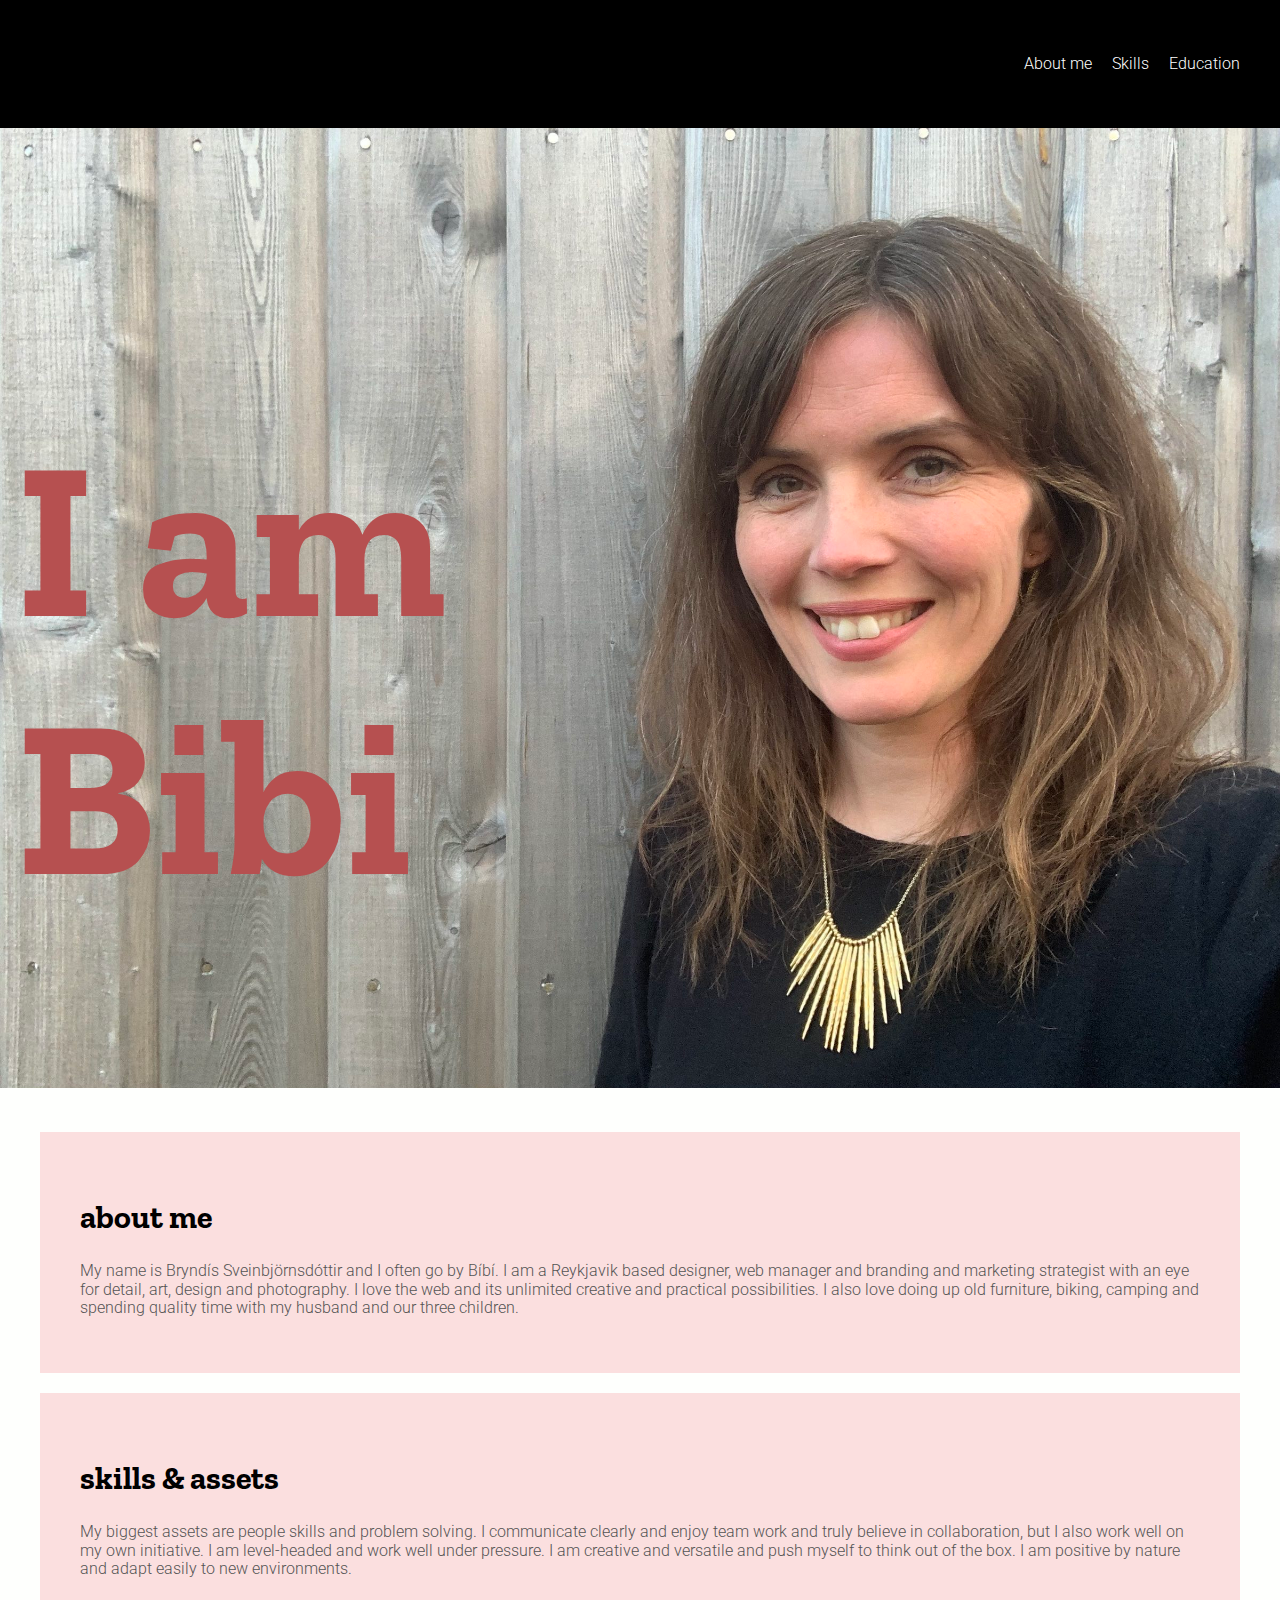
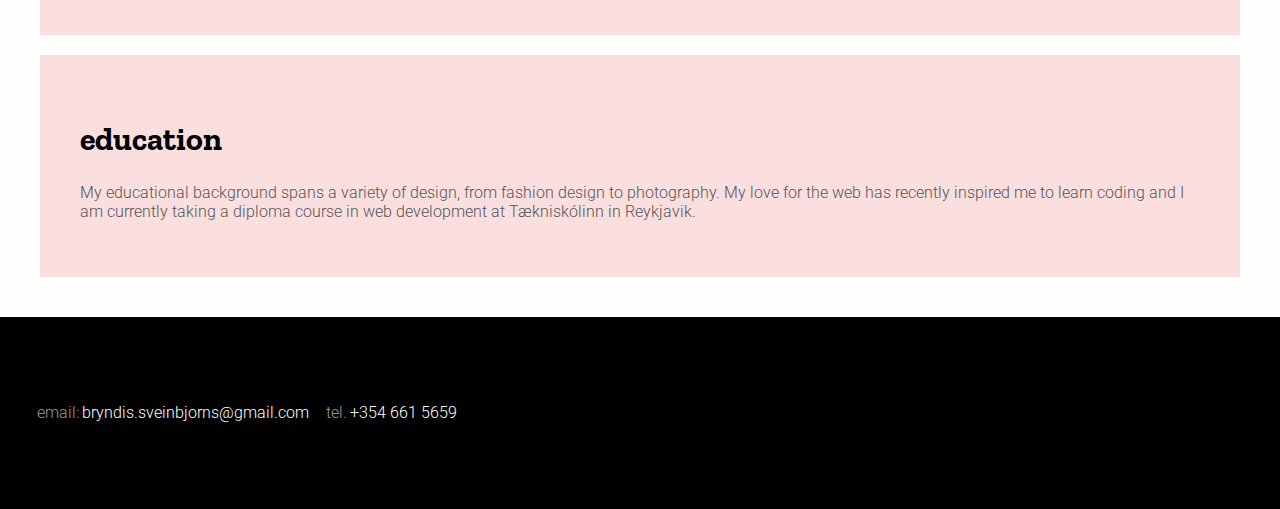
<file: index.html>
<!DOCTYPE html>
<html lang="en">
<head>
  <meta charset="UTF-8">
  <meta http-equiv="X-UA-Compatible" content="IE=edge">
  <meta name="viewport" content="width=device-width, initial-scale=1.0">
  <title>About me</title>
  <link rel="stylesheet" href="normalize.css">
  <link rel="stylesheet" href="style.css">
</head>
<body>
    <div>
      <!-- Start of Header -->
      <header>
        <nav>
          <ul>
            <li><a href="#about">About me</a></li>
            <li><a href="#skills">Skills</a></li>
            <li><a href="education">Education</a></li>
          </ul>
        </nav>
      </header>
      <!-- End of Header -->

      <!-- Start of Main-->
      <main class="site-wrapper">
        <section class="hero">
          <img class="portrait" src="images/bibi-portrait.jpg" alt="portrait of Bibi">
          <div class="hero_heading">
            <h1>I am <br> Bibi</h1>
          </div>
        </section>  
        <div class="wrapper">
          <!-- About me section -->
          <!-- In the 3 sections below I demonstrate use of BEM notation -->
          <section class="section about">
            <h2 class="about__title">about me</h2>
            <p class="about__body">My name is Bryndís Sveinbjörnsdóttir and I often go by Bíbí. I am a Reykjavik based designer,  web manager and branding and marketing strategist with an eye for detail, art, design and photography. I love the web and its unlimited creative and practical possibilities. I also love doing up old furniture, biking, camping and spending quality time with my husband and our three children. </p>
          </section>

          <!-- Skills & assets section-->
          <section class="section skills">
            <h2 class="skills__title">skills & assets</h2>
            <p class="skills__body">My biggest assets are people skills and problem solving.  I communicate clearly and enjoy team work and truly believe in collaboration, but I also work well on my own initiative. I am level-headed and work well under pressure. I am creative and versatile and push myself to think out of the box. I am positive by nature and adapt easily to new environments.</p>
          </section>

          <!-- Education section-->
          <section class="section education">
            <h2 class="educatiotin__title">education</h2>
            <p class="education__body">My educational background spans a variety of design, from fashion design to photography. My love for the web has recently inspired me to learn coding and I am currently taking a diploma course in web development at Tækniskólinn in Reykjavik.</p>
          </section>
        </div>
      </main>

      <!-- End of Main-->

      <!-- Start of Footer-->
      <footer>
        <ul>
          <li>email:<a href="mailto:bryndis.sveinbjorns@gmail.com">bryndis.sveinbjorns@gmail.com</a></li>
          <li>tel.<a href="tel+3546615659">+354 661 5659</a></li>
        </ul>
        
      </footer>
      <!-- End of Footer-->

    </div>
</body>
</html>
</file>
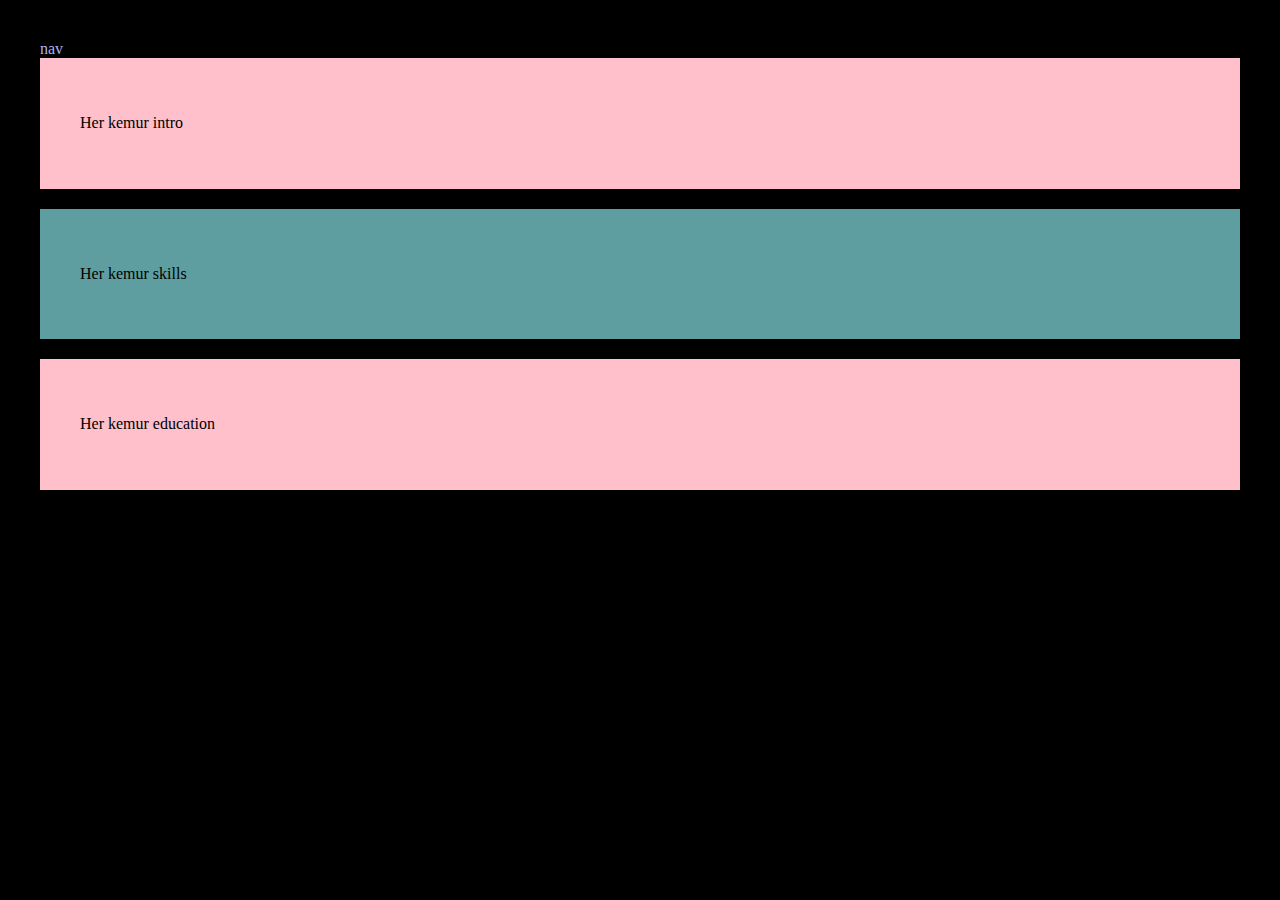
<file: test folder/index.html>
<!DOCTYPE html>
<html lang="en">
<head>
  <meta charset="UTF-8">
  <meta http-equiv="X-UA-Compatible" content="IE=edge">
  <meta name="viewport" content="width=device-width, initial-scale=1.0">
  <title>About me</title>
  <link rel="stylesheet" href="normalize.css">
  <link rel="stylesheet" href="style.css">
</head>
<body>
    <div class="site-wrapper">
      <header>
        <nav>
          nav
          <!--Her kemur navigation-->
        </nav>
      </header>
      <main>
        <section class="intro">
          <p>Her kemur intro</p>
        </section>
        <section class="skills">
          <p>Her kemur skills</p>
        </section>
        <section class="education">
          <p>Her kemur education</p>
        </section>
      </main>
      
    </div>
</body>
</html>
</file>
<file: style.css>
/* Google fonts, Zilla Slab for Headlines and Roboto for body text */
@import url('https://fonts.googleapis.com/css2?family=Roboto:wght@300;400;700&family=Zilla+Slab:wght@300;400;600&display=swap');

/* Body styles */
body {
	background-color: #fefffd;
	color: rgb(163, 156, 151);
	font-family: 'Roboto', sans-serif;
	font-size: 16px;
	font-weight: 300;

}
/* Heading styles */
h1, h2, h3, h4{
	font-family: 'Zilla Slab', serif;
}
h1{
	font-size: 14rem;	
}
h2{
	font-size: 2rem;
}

/* Header styles */

header {
	display: flex;	
	flex-wrap: nowrap;
	justify-content: flex-end;
	align-items: center;
	height: 8rem;
	padding-right: 2rem;
	background-color: black;
}
header nav ul {
	padding: 0;
}
header nav ul li {
	display: inline-block;
	margin: 5px;
}
header nav ul li a {
	padding: 5px 3px;
	color: white;
	text-decoration: none;
}
header nav ul li a:hover {
	color: #b65050;
}

/* Section styles */

.hero {
	position: relative;
} 
.hero_heading {
	position: absolute;
	bottom: 1rem;
	left: 1rem;
	color: #b65050;
}

.wrapper {
	margin: 40px
}
.section {
	background-color:#fbdfdf;
	color: black;
	margin-bottom: 20px;
	padding: 40px;
}
.about__title {
	color: black;
}
.about__body {
	color: #545454;
}

.skills__title {
	color: black;
}
.skills__body {
	color: #545454;
}

.education__title {
	color: black;
}
.education__body {
	color: #545454;
}

/* Footer styles */
footer {
	display: flex;	
	flex-wrap: nowrap;
	justify-content: flex-start;
	align-items: center;
	height: 8rem;
	padding: 2rem;
	background-color: black;
}

footer ul {
	padding: 0;
}
footer ul li {
	display: inline-block;
	margin: 5px;
}

footer ul li a {
	padding: 5px 3px;
	color: white;
	text-decoration: none;
}

footer ul li a:hover {
	color: #b65050;
}

/* Image styles */

.portrait {
	width: 100%;
}
</file>
<file: test folder/style.css>
/*bara til ad mund hvernig a ad commenta*/
body {
  color:rgb(176, 176, 243);
	background-color: black;
	font-size: 16px;
}
h1{
	font-family: Arial, Helvetica, sans-serif;
	font-size: 3rem
 ;
	
}
section{
	color: black;
	margin-bottom: 20px;
	background-color:pink;
	padding: 40px;
}
.skills{
	background-color: cadetblue;
}
.site-wrapper{
	margin: 40px
}
</file>
